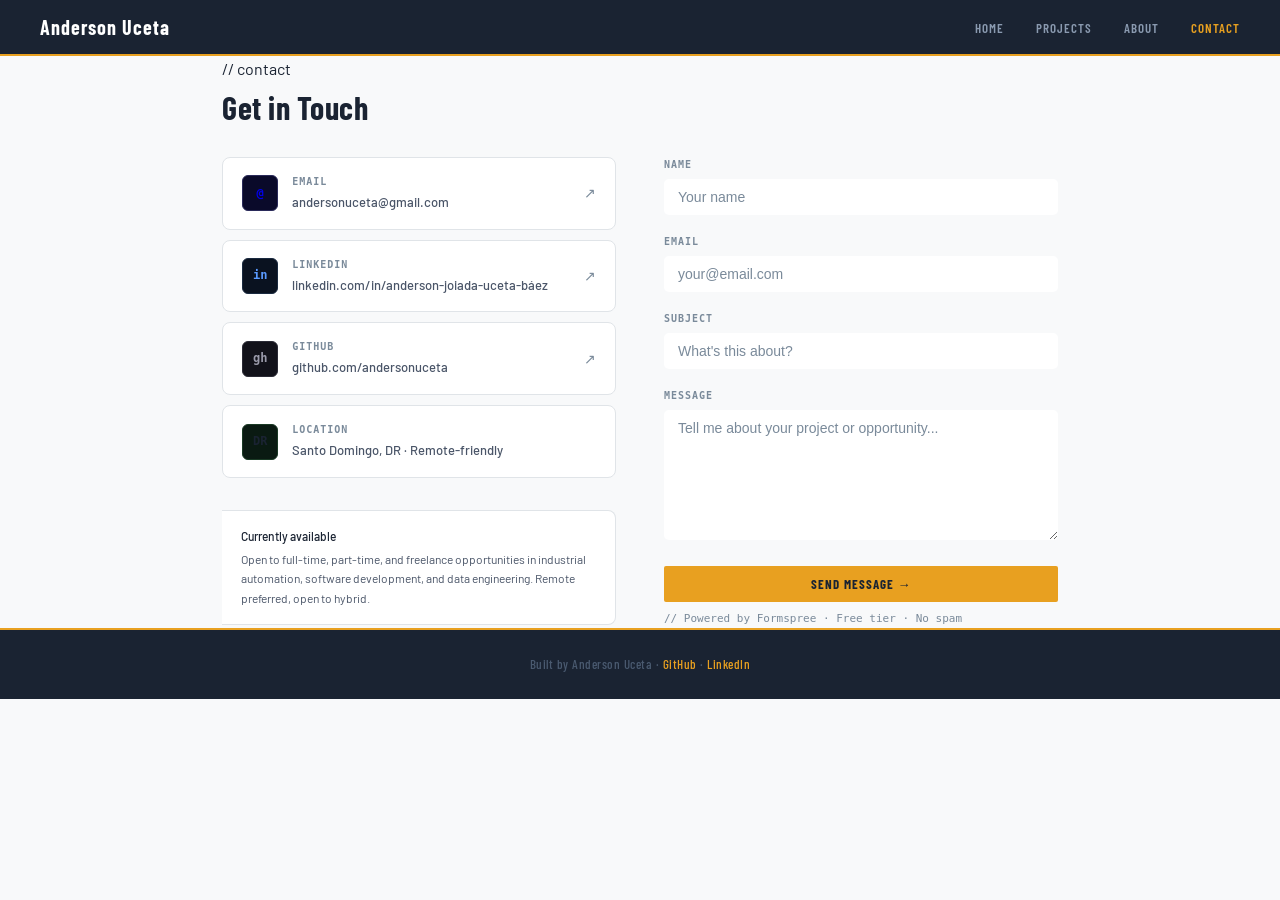
<file: contact.html>
<!DOCTYPE html>
<html lang="en">
<head>
  <meta charset="UTF-8">
  <meta name="viewport" content="width=device-width, initial-scale=1.0">
  <title>Contact · Anderson Uceta</title>
  <meta name="description" content="Get in touch with Anderson Uceta — Automation & Software Engineer.">
  <link rel="stylesheet" href="css/style.css">
  <style>
    .contact-grid {
      display: grid;
      grid-template-columns: 1fr 1fr;
      gap: 3rem;
      align-items: start;
    }

    .contact-links { display: flex; flex-direction: column; gap: 10px; margin-bottom: 2rem; }

    .contact-link {
      display: flex;
      align-items: center;
      gap: 14px;
      background: var(--bg-card);
      border: 0.5px solid var(--border);
      border-radius: 8px;
      padding: 1rem 1.2rem;
      text-decoration: none;
      transition: border-color 0.2s, background 0.2s;
    }

    .contact-link:hover { border-color: var(--blue-dark); background: var(--bg-card2); }

    .cl-icon {
      width: 36px; height: 36px;
      border-radius: 6px;
      display: flex; align-items: center; justify-content: center;
      font-family: 'JetBrains Mono', monospace;
      font-size: 12px;
      flex-shrink: 0;
    }

    .cl-email  { background: #0a0a2a; border: 0.5px solid #2a2a5a; color: var(--blue); }
    .cl-li     { background: #0a1220; border: 0.5px solid #1a2a40; color: #5a9aff; }
    .cl-gh     { background: #12121a; border: 0.5px solid #2a2a35; color: #9a9aaa; }
    .cl-loc    { background: #0a1a12; border: 0.5px solid #1a3a25; color: var(--green); }

    .cl-body { flex: 1; }
    .cl-label { font-size: 10px; color: var(--text-dim); letter-spacing: 1px; text-transform: uppercase; margin-bottom: 2px; font-family: 'JetBrains Mono', monospace; }
    .cl-value { font-size: 13px; color: var(--text-muted); }

    .cl-arrow { font-size: 14px; color: var(--text-dim); }

    /* Form */
    .form-group { margin-bottom: 1.2rem; }

    label {
      display: block;
      font-family: 'JetBrains Mono', monospace;
      font-size: 10px;
      color: var(--text-dim);
      letter-spacing: 1px;
      text-transform: uppercase;
      margin-bottom: 6px;
    }

    input, textarea {
      width: 100%;
      background: var(--bg-card);
      border: 0.5px solid var(--border2);
      border-radius: 5px;
      padding: 10px 14px;
      font-family: 'Inter', sans-serif;
      font-size: 14px;
      color: var(--text);
      outline: none;
      transition: border-color 0.15s;
    }

    input::placeholder, textarea::placeholder { color: var(--text-dim); }
    input:focus, textarea:focus { border-color: var(--blue); }

    textarea { resize: vertical; min-height: 130px; }

    .form-note {
      font-size: 11px;
      color: var(--text-dim);
      margin-top: 8px;
      font-family: 'JetBrains Mono', monospace;
    }

    .availability {
      background: var(--bg-card);
      border: 0.5px solid var(--border);
      border-left: 3px solid var(--green);
      border-radius: 0 8px 8px 0;
      padding: 1rem 1.2rem;
      margin-top: 1.5rem;
    }

    .av-title { font-size: 12px; font-weight: 500; color: var(--text); margin-bottom: 4px; }
    .av-desc  { font-size: 12px; color: var(--text-muted); line-height: 1.6; }

    @media (max-width: 640px) {
      .contact-grid { grid-template-columns: 1fr; gap: 2rem; }
    }
  </style>
</head>
<body>

  <nav>
    <a href="index.html" class="nav-logo">Anderson Uceta</a>
    <ul class="nav-links" id="navLinks">
      <li><a href="index.html">Home</a></li>
      <li><a href="projects.html">Projects</a></li>
      <li><a href="about.html">About</a></li>
      <li><a href="contact.html" class="active">Contact</a></li>
    </ul>
    <div class="nav-toggle" onclick="toggleNav()">
      <span></span><span></span><span></span>
    </div>
  </nav>

  <div class="page">
    <section class="section">
      <div class="container">
        <div class="eyebrow">// contact</div>
        <h1 class="section-title">Get in Touch</h1>

        <div class="contact-grid">

          <!-- Left: links -->
          <div>
            <div class="contact-links">
              <a class="contact-link" href="mailto:andersonuceta@gmail.com">
                <div class="cl-icon cl-email">@</div>
                <div class="cl-body">
                  <div class="cl-label">Email</div>
                  <div class="cl-value">andersonuceta@gmail.com</div>
                </div>
                <div class="cl-arrow">↗</div>
              </a>

              <a class="contact-link" href="https://www.linkedin.com/in/anderson-joiada-uceta-b%C3%A1ez-691041145/" target="_blank">
                <div class="cl-icon cl-li">in</div>
                <div class="cl-body">
                  <div class="cl-label">LinkedIn</div>
                  <div class="cl-value">linkedin.com/in/anderson-joiada-uceta-báez</div>
                </div>
                <div class="cl-arrow">↗</div>
              </a>

              <a class="contact-link" href="https://github.com/andersonuceta" target="_blank">
                <div class="cl-icon cl-gh">gh</div>
                <div class="cl-body">
                  <div class="cl-label">GitHub</div>
                  <div class="cl-value">github.com/andersonuceta</div>
                </div>
                <div class="cl-arrow">↗</div>
              </a>

              <div class="contact-link" style="cursor:default">
                <div class="cl-icon cl-loc">DR</div>
                <div class="cl-body">
                  <div class="cl-label">Location</div>
                  <div class="cl-value">Santo Domingo, DR · Remote-friendly</div>
                </div>
              </div>
            </div>

            <div class="availability">
              <div class="av-title">Currently available</div>
              <div class="av-desc">Open to full-time, part-time, and freelance opportunities in industrial automation, software development, and data engineering. Remote preferred, open to hybrid.</div>
            </div>
          </div>

          <!-- Right: form -->
          <div>
            <form action="https://formspree.io/f/YOUR_FORM_ID" method="POST">
              <div class="form-group">
                <label for="name">Name</label>
                <input type="text" id="name" name="name" placeholder="Your name" required>
              </div>
              <div class="form-group">
                <label for="email">Email</label>
                <input type="email" id="email" name="email" placeholder="your@email.com" required>
              </div>
              <div class="form-group">
                <label for="subject">Subject</label>
                <input type="text" id="subject" name="subject" placeholder="What's this about?">
              </div>
              <div class="form-group">
                <label for="message">Message</label>
                <textarea id="message" name="message" placeholder="Tell me about your project or opportunity..." required></textarea>
              </div>
              <button type="submit" class="btn btn-primary" style="width:100%;justify-content:center;">Send Message →</button>
              <div class="form-note">// Powered by Formspree · Free tier · No spam</div>
            </form>
          </div>

        </div>
      </div>
    </section>
  </div>

  <footer>
    <p>Built by Anderson Uceta · <a href="https://github.com/andersonuceta" target="_blank">GitHub</a> · <a href="https://www.linkedin.com/in/anderson-joiada-uceta-b%C3%A1ez-691041145/" target="_blank">LinkedIn</a></p>
  </footer>

  <script>
    function toggleNav() {
      document.getElementById('navLinks').classList.toggle('open');
    }
  </script>
</body>
</html>
</file>
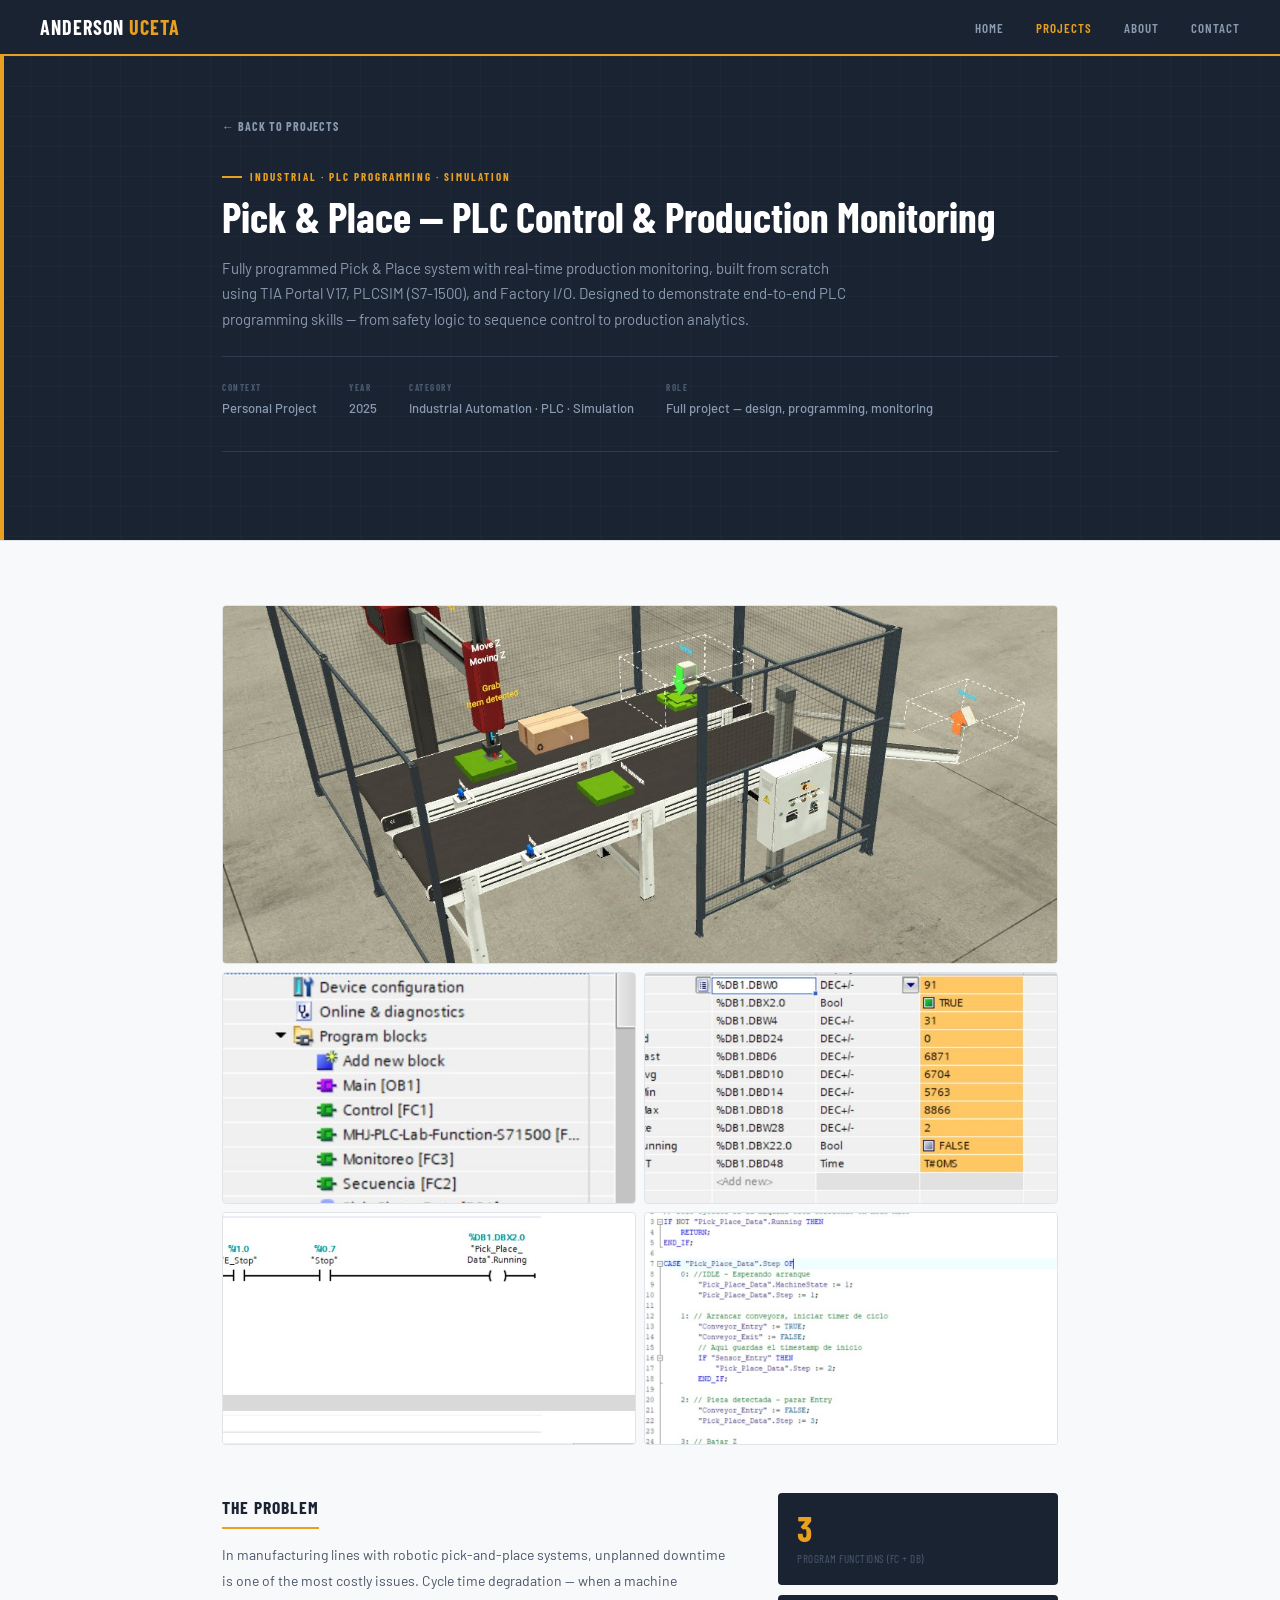
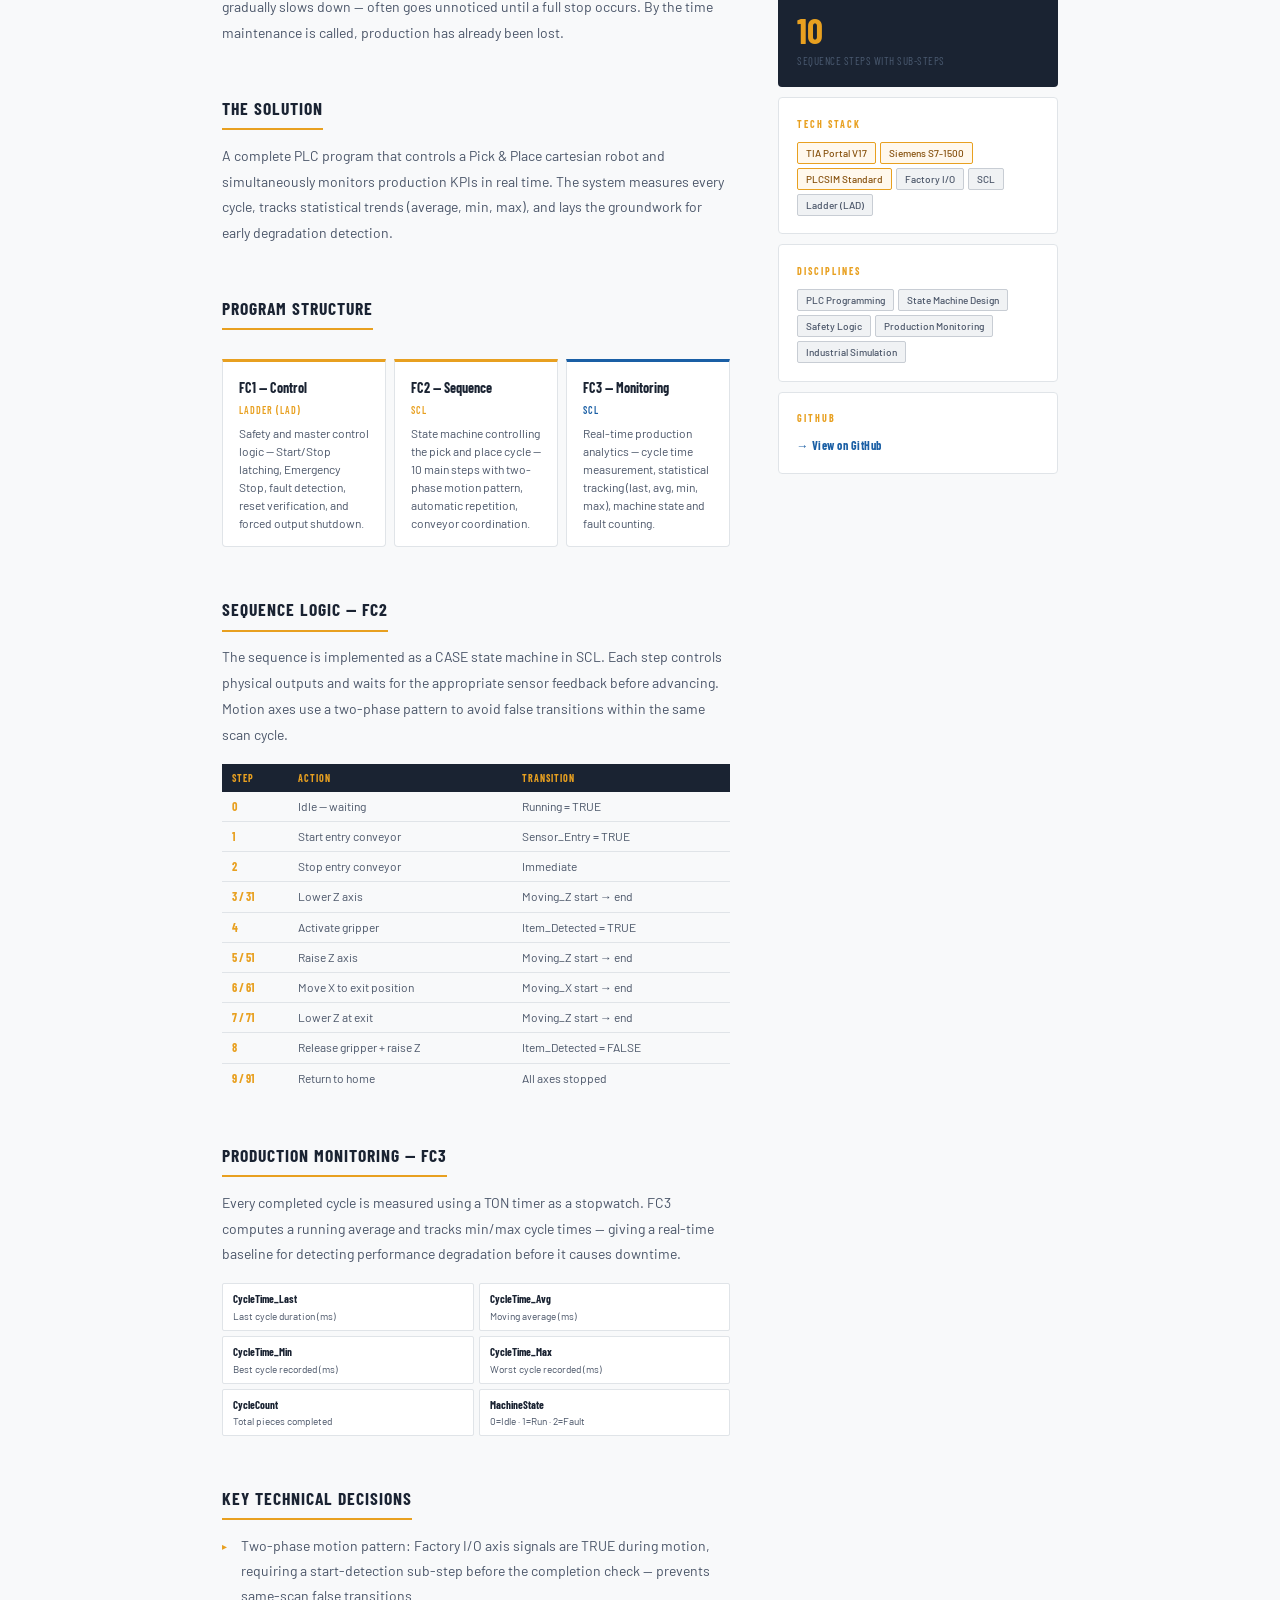
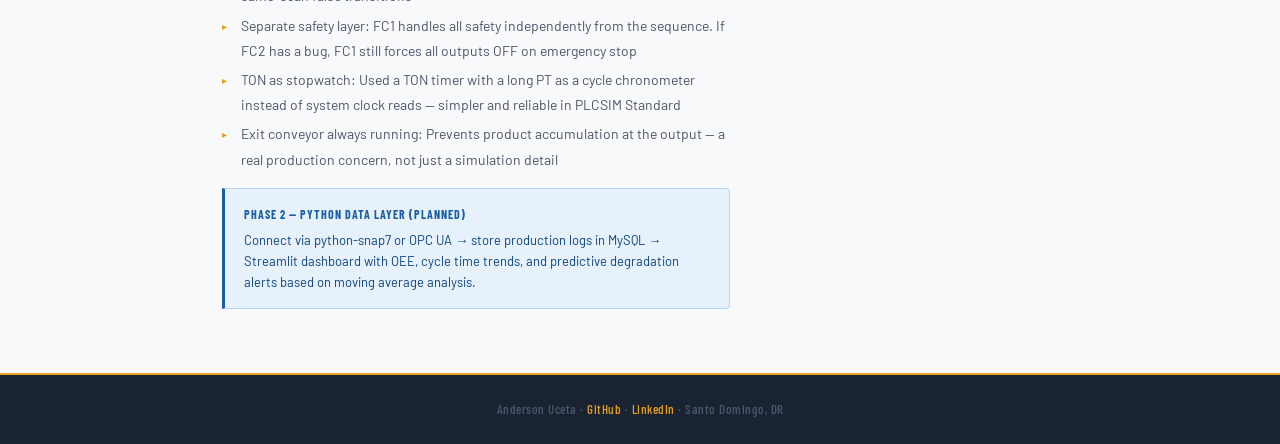
<file: project-pick-place.html>
<!DOCTYPE html>
<html lang="en">
<head>
  <meta charset="UTF-8">
  <meta name="viewport" content="width=device-width, initial-scale=1.0">
  <title>Pick & Place PLC Control · Anderson Uceta</title>
  <link rel="stylesheet" href="css/style.css">
  <style>
    .page-hero { background: var(--navy); padding: 3.5rem 0 2.5rem; position: relative; overflow: hidden; }
    .page-hero::before { content:''; position:absolute; inset:0; background-image:linear-gradient(#ffffff05 1px,transparent 1px),linear-gradient(90deg,#ffffff05 1px,transparent 1px); background-size:30px 30px; }
    .accent-bar { position:absolute; left:0; top:0; bottom:0; width:4px; background:var(--amber); }
    .page-hero-inner { position:relative; z-index:1; }
    .content-grid { display: grid; grid-template-columns: 1fr 280px; gap: 3rem; align-items: start; }
    .sidebar { position: sticky; top: calc(var(--nav-h) + 2rem); }

    .arch-block {
      background: var(--bg-card);
      border: 1px solid var(--border);
      border-radius: 4px;
      padding: 1rem 1.2rem;
      margin: 1rem 0;
      font-family: 'Barlow Condensed', sans-serif;
    }

    .fc-grid { display: grid; grid-template-columns: repeat(3, 1fr); gap: 8px; margin: 1rem 0; }
    .fc-card {
      background: var(--bg-card);
      border: 1px solid var(--border);
      border-top: 3px solid var(--amber);
      border-radius: 0 0 4px 4px;
      padding: 0.9rem 1rem;
    }
    .fc-card.blue { border-top-color: var(--blue-eng); }
    .fc-name { font-family: 'Barlow Condensed', sans-serif; font-size: 14px; font-weight: 700; color: var(--navy); margin-bottom: 3px; }
    .fc-lang { font-family: 'Barlow Condensed', sans-serif; font-size: 10px; font-weight: 600; color: var(--amber); letter-spacing: 1px; text-transform: uppercase; margin-bottom: 6px; }
    .fc-card.blue .fc-lang { color: var(--blue-eng); }
    .fc-desc { font-size: 12px; color: var(--text-muted); line-height: 1.5; }

    .step-table { width: 100%; border-collapse: collapse; margin: 1rem 0; font-size: 12px; }
    .step-table th { background: var(--navy); color: var(--amber); font-family: 'Barlow Condensed', sans-serif; font-size: 10px; letter-spacing: 1px; text-transform: uppercase; padding: 6px 10px; text-align: left; }
    .step-table td { padding: 5px 10px; border-bottom: 1px solid var(--border); color: var(--text-muted); vertical-align: top; }
    .step-table tr:last-child td { border-bottom: none; }
    .step-table td:first-child { font-family: 'Barlow Condensed', sans-serif; font-weight: 700; color: var(--amber); white-space: nowrap; }

    .db-grid { display: grid; grid-template-columns: 1fr 1fr; gap: 5px; margin: 1rem 0; }
    .db-item { background: var(--bg-card); border: 1px solid var(--border); border-radius: 2px; padding: 6px 10px; }
    .db-var { font-family: 'Barlow Condensed', sans-serif; font-size: 11px; font-weight: 700; color: var(--navy); }
    .db-desc { font-size: 10px; color: var(--text-muted); }

    .future-card {
      background: var(--blue-light);
      border: 1px solid #b5d4f4;
      border-left: 3px solid var(--blue-eng);
      border-radius: 0 4px 4px 0;
      padding: 1rem 1.2rem;
      margin-top: 1rem;
    }
    .future-title { font-family: 'Barlow Condensed', sans-serif; font-size: 12px; font-weight: 700; color: var(--blue-eng); letter-spacing: 1px; text-transform: uppercase; margin-bottom: 6px; }
    .future-desc { font-size: 13px; color: #0c447c; line-height: 1.6; }

    @media (max-width: 768px) { .content-grid { grid-template-columns: 1fr; } .sidebar { position: static; } .fc-grid { grid-template-columns: 1fr; } .gallery img:first-child { aspect-ratio: 16/9; } }
  </style>
</head>
<body>
  <nav>
    <a href="index.html" class="nav-logo">ANDERSON <span>UCETA</span></a>
    <ul class="nav-links" id="navLinks">
      <li><a href="index.html">Home</a></li>
      <li><a href="projects.html" class="active">Projects</a></li>
      <li><a href="about.html">About</a></li>
      <li><a href="contact.html">Contact</a></li>
    </ul>
    <div class="nav-toggle" onclick="toggleNav()"><span></span><span></span><span></span></div>
  </nav>

  <div class="page">
    <section class="page-hero">
      <div class="accent-bar"></div>
      <div class="container page-hero-inner">
        <a class="back-link" href="projects.html" style="color:var(--steel)">← Back to projects</a>
        <div class="proj-header" style="border-bottom-color:var(--navy-dim)">
          <div class="proj-category" style="color:var(--amber)"><div class="cat-bar"></div>Industrial · PLC Programming · Simulation</div>
          <h1 class="proj-title" style="color:#fff">Pick &amp; Place — PLC Control &amp; Production Monitoring</h1>
          <p class="proj-subtitle" style="color:var(--steel)">Fully programmed Pick &amp; Place system with real-time production monitoring, built from scratch using TIA Portal V17, PLCSIM (S7-1500), and Factory I/O. Designed to demonstrate end-to-end PLC programming skills — from safety logic to sequence control to production analytics.</p>
          <div class="meta-row" style="border-top-color:var(--navy-dim)">
            <div><div class="meta-label" style="color:var(--steel-dark)">Context</div><div class="meta-value" style="color:var(--steel)">Personal Project</div></div>
            <div><div class="meta-label" style="color:var(--steel-dark)">Year</div><div class="meta-value" style="color:var(--steel)">2025</div></div>
            <div><div class="meta-label" style="color:var(--steel-dark)">Category</div><div class="meta-value" style="color:var(--steel)">Industrial Automation · PLC · Simulation</div></div>
            <div><div class="meta-label" style="color:var(--steel-dark)">Role</div><div class="meta-value" style="color:var(--steel)">Full project — design, programming, monitoring</div></div>
          </div>
        </div>
      </div>
    </section>

    <section class="light-section">
      <div class="container">
        <div class="gallery">
          <img src="assets/projects/pick-place/img1.png" alt="Factory I/O simulation scene">
          <img src="assets/projects/pick-place/img2.png" alt="TIA Portal program blocks">
          <img src="assets/projects/pick-place/img3.png" alt="Watch table — live DB1 values">
          <img src="assets/projects/pick-place/img4.png" alt="FC1 — Ladder safety logic">
          <img src="assets/projects/pick-place/img5.png" alt="FC2 — SCL sequence state machine">
        </div>

        <div class="content-grid">
          <div class="prose">

            <h2>The Problem</h2>
            <p>In manufacturing lines with robotic pick-and-place systems, unplanned downtime is one of the most costly issues. Cycle time degradation — when a machine gradually slows down — often goes unnoticed until a full stop occurs. By the time maintenance is called, production has already been lost.</p>

            <h2>The Solution</h2>
            <p>A complete PLC program that controls a Pick &amp; Place cartesian robot and simultaneously monitors production KPIs in real time. The system measures every cycle, tracks statistical trends (average, min, max), and lays the groundwork for early degradation detection.</p>

            <h2>Program Structure</h2>
            <div class="fc-grid">
              <div class="fc-card">
                <div class="fc-name">FC1 — Control</div>
                <div class="fc-lang">Ladder (LAD)</div>
                <div class="fc-desc">Safety and master control logic — Start/Stop latching, Emergency Stop, fault detection, reset verification, and forced output shutdown.</div>
              </div>
              <div class="fc-card">
                <div class="fc-name">FC2 — Sequence</div>
                <div class="fc-lang">SCL</div>
                <div class="fc-desc">State machine controlling the pick and place cycle — 10 main steps with two-phase motion pattern, automatic repetition, conveyor coordination.</div>
              </div>
              <div class="fc-card blue">
                <div class="fc-name">FC3 — Monitoring</div>
                <div class="fc-lang blue" style="color:var(--blue-eng)">SCL</div>
                <div class="fc-desc">Real-time production analytics — cycle time measurement, statistical tracking (last, avg, min, max), machine state and fault counting.</div>
              </div>
            </div>

            <h2>Sequence Logic — FC2</h2>
            <p>The sequence is implemented as a CASE state machine in SCL. Each step controls physical outputs and waits for the appropriate sensor feedback before advancing. Motion axes use a two-phase pattern to avoid false transitions within the same scan cycle.</p>

            <table class="step-table">
              <thead><tr><th>Step</th><th>Action</th><th>Transition</th></tr></thead>
              <tbody>
                <tr><td>0</td><td>Idle — waiting</td><td>Running = TRUE</td></tr>
                <tr><td>1</td><td>Start entry conveyor</td><td>Sensor_Entry = TRUE</td></tr>
                <tr><td>2</td><td>Stop entry conveyor</td><td>Immediate</td></tr>
                <tr><td>3 / 31</td><td>Lower Z axis</td><td>Moving_Z start → end</td></tr>
                <tr><td>4</td><td>Activate gripper</td><td>Item_Detected = TRUE</td></tr>
                <tr><td>5 / 51</td><td>Raise Z axis</td><td>Moving_Z start → end</td></tr>
                <tr><td>6 / 61</td><td>Move X to exit position</td><td>Moving_X start → end</td></tr>
                <tr><td>7 / 71</td><td>Lower Z at exit</td><td>Moving_Z start → end</td></tr>
                <tr><td>8</td><td>Release gripper + raise Z</td><td>Item_Detected = FALSE</td></tr>
                <tr><td>9 / 91</td><td>Return to home</td><td>All axes stopped</td></tr>
              </tbody>
            </table>

            <h2>Production Monitoring — FC3</h2>
            <p>Every completed cycle is measured using a TON timer as a stopwatch. FC3 computes a running average and tracks min/max cycle times — giving a real-time baseline for detecting performance degradation before it causes downtime.</p>

            <div class="db-grid">
              <div class="db-item"><div class="db-var">CycleTime_Last</div><div class="db-desc">Last cycle duration (ms)</div></div>
              <div class="db-item"><div class="db-var">CycleTime_Avg</div><div class="db-desc">Moving average (ms)</div></div>
              <div class="db-item"><div class="db-var">CycleTime_Min</div><div class="db-desc">Best cycle recorded (ms)</div></div>
              <div class="db-item"><div class="db-var">CycleTime_Max</div><div class="db-desc">Worst cycle recorded (ms)</div></div>
              <div class="db-item"><div class="db-var">CycleCount</div><div class="db-desc">Total pieces completed</div></div>
              <div class="db-item"><div class="db-var">MachineState</div><div class="db-desc">0=Idle · 1=Run · 2=Fault</div></div>
            </div>

            <h2>Key Technical Decisions</h2>
            <ul>
              <li>Two-phase motion pattern: Factory I/O axis signals are TRUE during motion, requiring a start-detection sub-step before the completion check — prevents same-scan false transitions</li>
              <li>Separate safety layer: FC1 handles all safety independently from the sequence. If FC2 has a bug, FC1 still forces all outputs OFF on emergency stop</li>
              <li>TON as stopwatch: Used a TON timer with a long PT as a cycle chronometer instead of system clock reads — simpler and reliable in PLCSIM Standard</li>
              <li>Exit conveyor always running: Prevents product accumulation at the output — a real production concern, not just a simulation detail</li>
            </ul>

            <div class="future-card">
              <div class="future-title">Phase 2 — Python Data Layer (planned)</div>
              <div class="future-desc">Connect via python-snap7 or OPC UA → store production logs in MySQL → Streamlit dashboard with OEE, cycle time trends, and predictive degradation alerts based on moving average analysis.</div>
            </div>

          </div>

          <div class="sidebar">
            <div class="highlight-box">
              <div class="highlight-num">3</div>
              <div class="highlight-label">Program functions (FC + DB)</div>
            </div>
            <div class="highlight-box">
              <div class="highlight-num">10</div>
              <div class="highlight-label">Sequence steps with sub-steps</div>
            </div>
            <div class="sidebar-card">
              <div class="sidebar-title">Tech Stack</div>
              <div class="tags">
                <span class="tag tag-amber">TIA Portal V17</span>
                <span class="tag tag-amber">Siemens S7-1500</span>
                <span class="tag tag-amber">PLCSIM Standard</span>
                <span class="tag">Factory I/O</span>
                <span class="tag">SCL</span>
                <span class="tag">Ladder (LAD)</span>
              </div>
            </div>
            <div class="sidebar-card">
              <div class="sidebar-title">Disciplines</div>
              <div class="tags">
                <span class="tag">PLC Programming</span>
                <span class="tag">State Machine Design</span>
                <span class="tag">Safety Logic</span>
                <span class="tag">Production Monitoring</span>
                <span class="tag">Industrial Simulation</span>
              </div>
            </div>
            <div class="sidebar-card">
              <div class="sidebar-title">GitHub</div>
              <a href="https://github.com/andersonuz" target="_blank" style="display:flex;align-items:center;gap:8px;text-decoration:none;margin-top:4px">
                <span style="font-family:'Barlow Condensed',sans-serif;font-size:12px;font-weight:700;color:var(--blue-eng);letter-spacing:0.5px">→ View on GitHub</span>
              </a>
            </div>
          </div>
        </div>
      </div>
    </section>
  </div>

  <footer>
    <p>Anderson Uceta · <a href="https://github.com/andersonuz" target="_blank">GitHub</a> · <a href="https://www.linkedin.com/in/anderson-joiada-uceta-b%C3%A1ez-691041145/" target="_blank">LinkedIn</a> · Santo Domingo, DR</p>
  </footer>
  <script>function toggleNav(){document.getElementById('navLinks').classList.toggle('open');}</script>
</body>
</html>
</file>
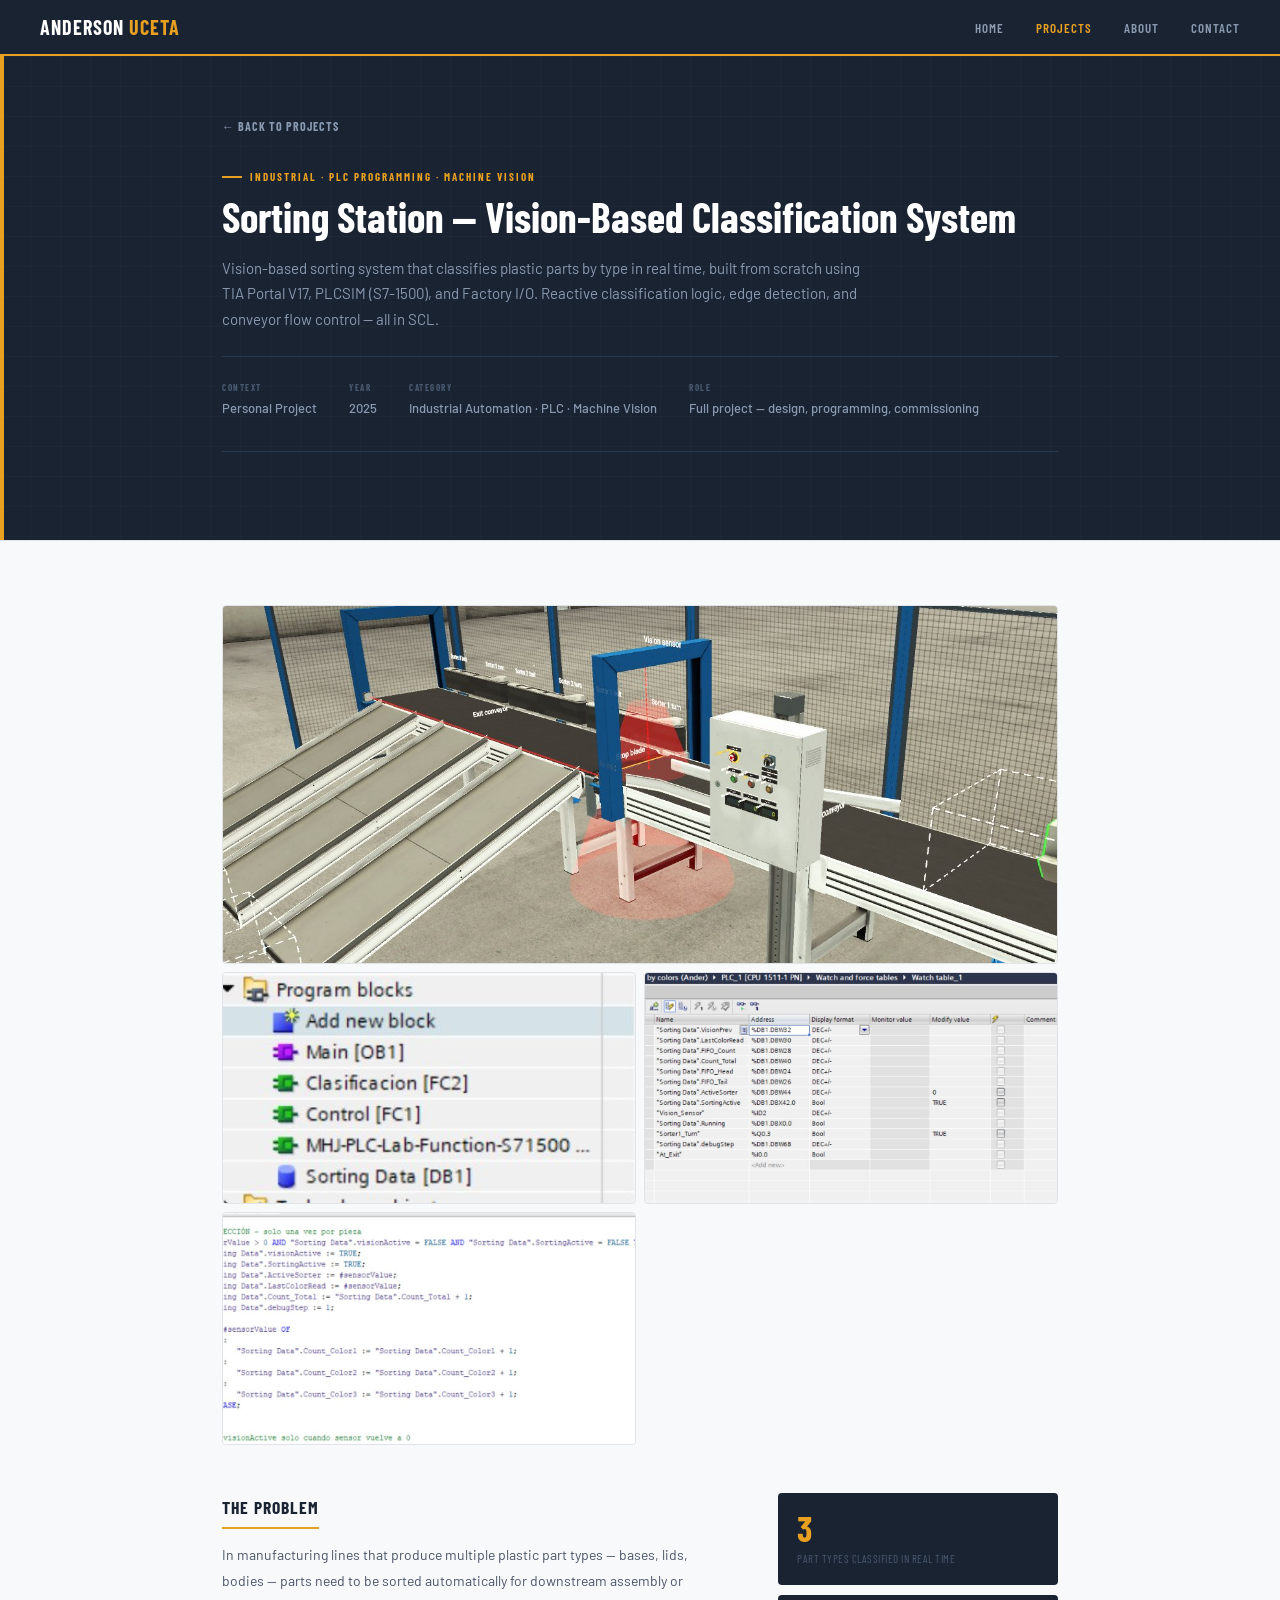
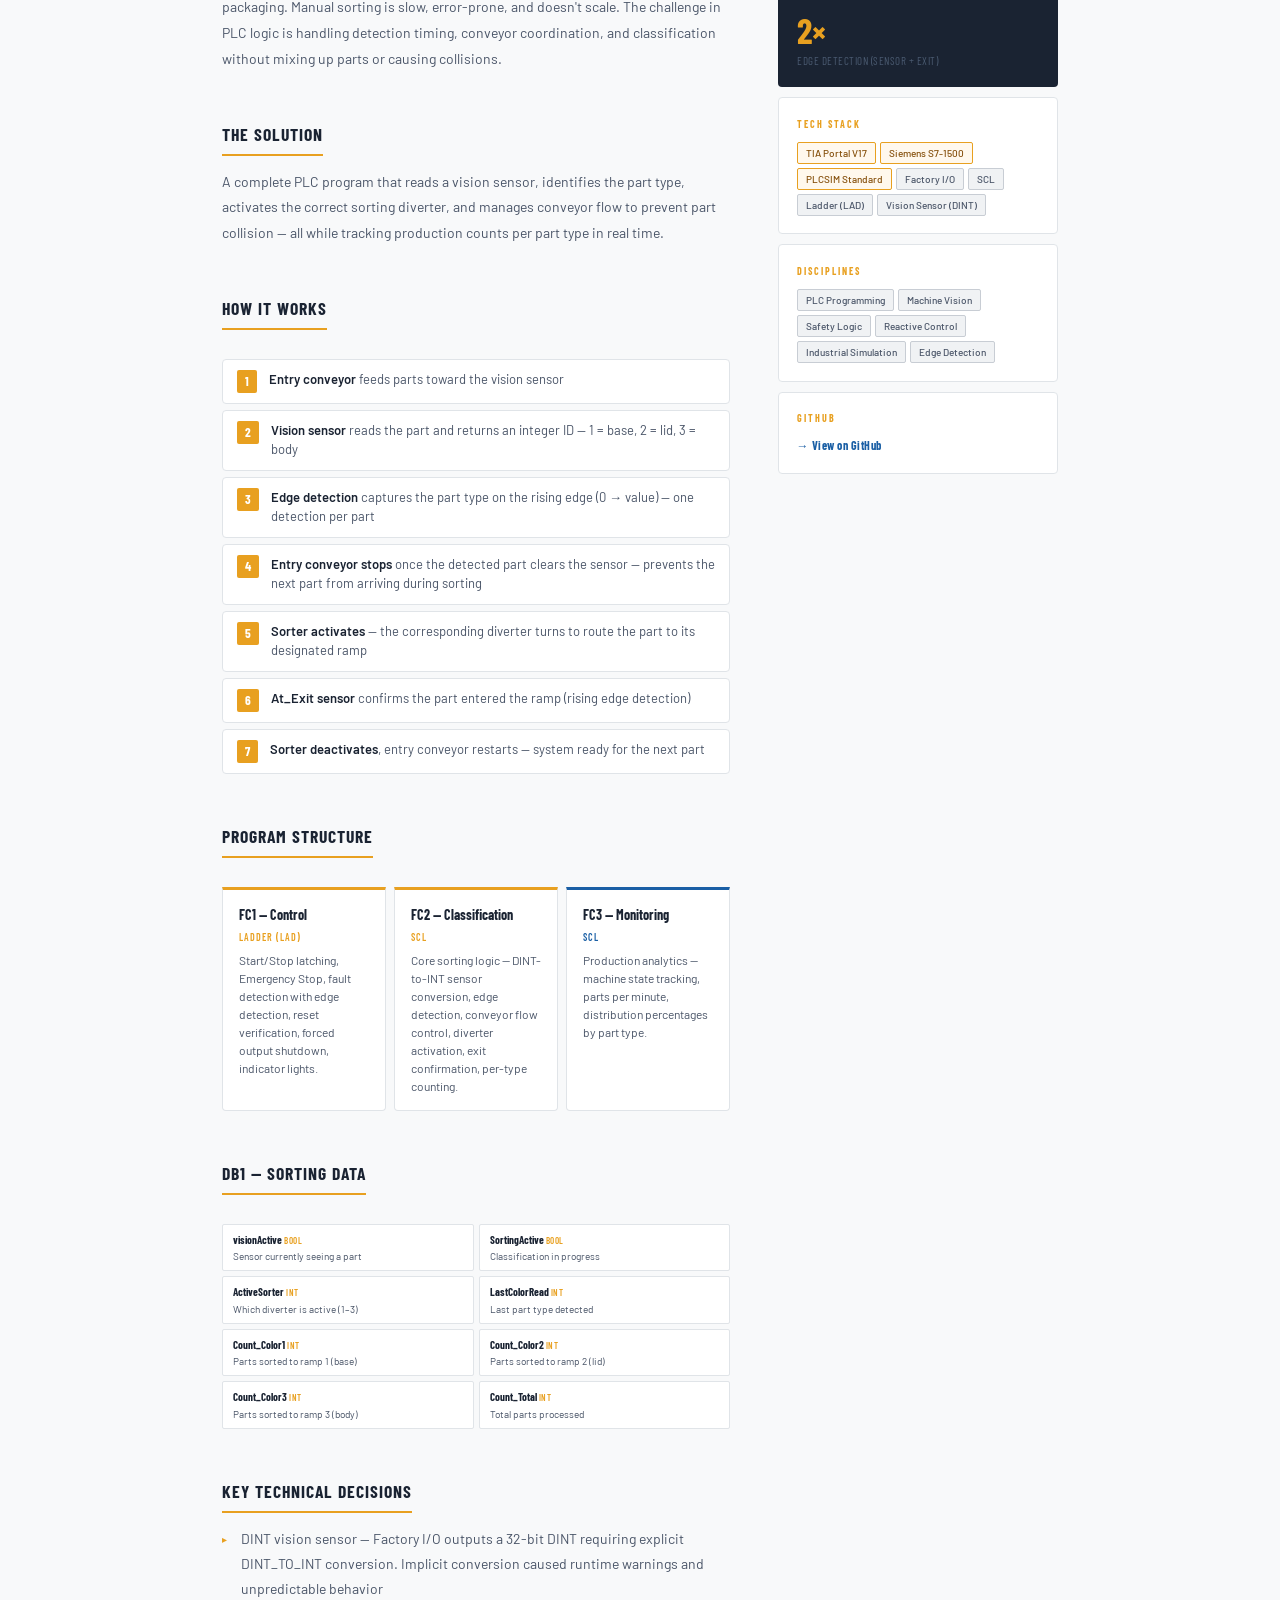
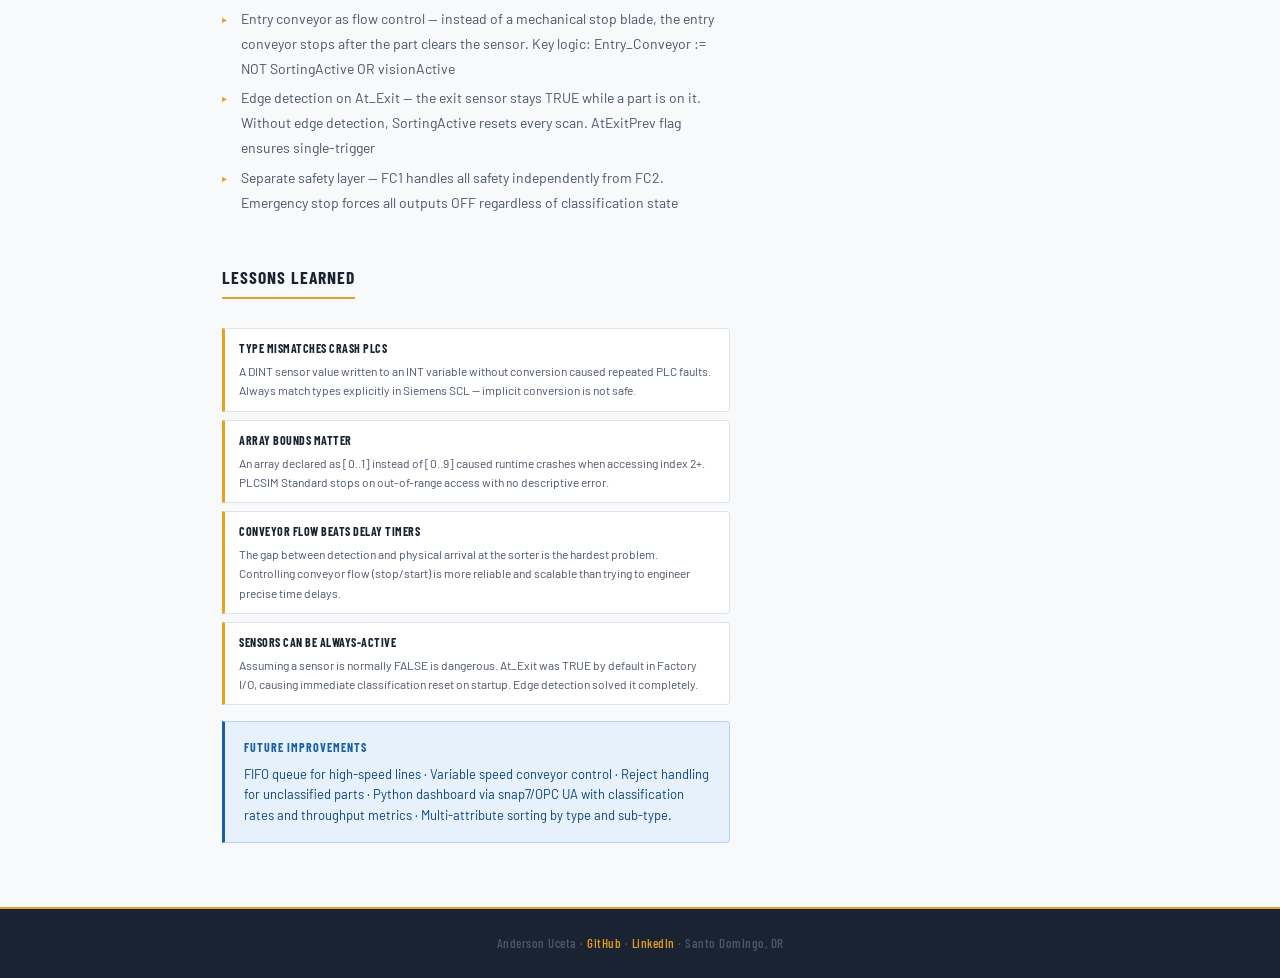
<file: project-sorting-station.html>
<!DOCTYPE html>
<html lang="en">
<head>
  <meta charset="UTF-8">
  <meta name="viewport" content="width=device-width, initial-scale=1.0">
  <title>Sorting Station · Anderson Uceta</title>
  <link rel="stylesheet" href="css/style.css">
  <style>
    .page-hero { background: var(--navy); padding: 3.5rem 0 2.5rem; position: relative; overflow: hidden; }
    .page-hero::before { content:''; position:absolute; inset:0; background-image:linear-gradient(#ffffff05 1px,transparent 1px),linear-gradient(90deg,#ffffff05 1px,transparent 1px); background-size:30px 30px; }
    .accent-bar { position:absolute; left:0; top:0; bottom:0; width:4px; background:var(--amber); }
    .page-hero-inner { position:relative; z-index:1; }
    .content-grid { display: grid; grid-template-columns: 1fr 280px; gap: 3rem; align-items: start; }
    .sidebar { position: sticky; top: calc(var(--nav-h) + 2rem); }

    .fc-grid { display: grid; grid-template-columns: repeat(3, 1fr); gap: 8px; margin: 1rem 0; }
    .fc-card { background: var(--bg-card); border: 1px solid var(--border); border-top: 3px solid var(--amber); border-radius: 0 0 4px 4px; padding: 0.9rem 1rem; }
    .fc-card.blue { border-top-color: var(--blue-eng); }
    .fc-name { font-family: 'Barlow Condensed', sans-serif; font-size: 14px; font-weight: 700; color: var(--navy); margin-bottom: 3px; }
    .fc-lang { font-family: 'Barlow Condensed', sans-serif; font-size: 10px; font-weight: 600; color: var(--amber); letter-spacing: 1px; text-transform: uppercase; margin-bottom: 6px; }
    .fc-card.blue .fc-lang { color: var(--blue-eng); }
    .fc-desc { font-size: 12px; color: var(--text-muted); line-height: 1.5; }

    .flow-steps { display: flex; flex-direction: column; gap: 6px; margin: 1rem 0; }
    .flow-step { display: flex; align-items: flex-start; gap: 12px; background: var(--bg-card); border: 1px solid var(--border); border-radius: 4px; padding: 10px 14px; }
    .flow-num { font-family: 'Barlow Condensed', sans-serif; font-size: 13px; font-weight: 700; color: #fff; background: var(--amber); border-radius: 2px; padding: 1px 8px; flex-shrink: 0; line-height: 1.6; }
    .flow-text { font-size: 13px; color: var(--text-muted); line-height: 1.5; }
    .flow-text strong { color: var(--navy); font-weight: 600; }

    .db-grid { display: grid; grid-template-columns: 1fr 1fr; gap: 5px; margin: 1rem 0; }
    .db-item { background: var(--bg-card); border: 1px solid var(--border); border-radius: 2px; padding: 6px 10px; }
    .db-var { font-family: 'Barlow Condensed', sans-serif; font-size: 11px; font-weight: 700; color: var(--navy); }
    .db-type { font-family: 'Barlow Condensed', sans-serif; font-size: 9px; color: var(--amber); font-weight: 600; letter-spacing: 0.5px; }
    .db-desc { font-size: 10px; color: var(--text-muted); }

    .lessons-list { display: flex; flex-direction: column; gap: 8px; margin: 1rem 0; }
    .lesson-item { background: var(--bg-card); border: 1px solid var(--border); border-left: 3px solid var(--amber); border-radius: 0 4px 4px 0; padding: 10px 14px; }
    .lesson-title { font-family: 'Barlow Condensed', sans-serif; font-size: 12px; font-weight: 700; color: var(--navy); letter-spacing: 0.5px; text-transform: uppercase; margin-bottom: 4px; }
    .lesson-desc { font-size: 12px; color: var(--text-muted); line-height: 1.6; }

    .future-card { background: var(--blue-light); border: 1px solid #b5d4f4; border-left: 3px solid var(--blue-eng); border-radius: 0 4px 4px 0; padding: 1rem 1.2rem; margin-top: 1rem; }
    .future-title { font-family: 'Barlow Condensed', sans-serif; font-size: 12px; font-weight: 700; color: var(--blue-eng); letter-spacing: 1px; text-transform: uppercase; margin-bottom: 6px; }
    .future-desc { font-size: 13px; color: #0c447c; line-height: 1.6; }

    @media (max-width: 768px) { .content-grid { grid-template-columns: 1fr; } .sidebar { position: static; } .fc-grid { grid-template-columns: 1fr; } .gallery img:first-child { aspect-ratio: 16/9; } }
  </style>
</head>
<body>
  <nav>
    <a href="index.html" class="nav-logo">ANDERSON <span>UCETA</span></a>
    <ul class="nav-links" id="navLinks">
      <li><a href="index.html">Home</a></li>
      <li><a href="projects.html" class="active">Projects</a></li>
      <li><a href="about.html">About</a></li>
      <li><a href="contact.html">Contact</a></li>
    </ul>
    <div class="nav-toggle" onclick="toggleNav()"><span></span><span></span><span></span></div>
  </nav>

  <div class="page">
    <section class="page-hero">
      <div class="accent-bar"></div>
      <div class="container page-hero-inner">
        <a class="back-link" href="projects.html" style="color:var(--steel)">← Back to projects</a>
        <div class="proj-header" style="border-bottom-color:var(--navy-dim)">
          <div class="proj-category" style="color:var(--amber)"><div class="cat-bar"></div>Industrial · PLC Programming · Machine Vision</div>
          <h1 class="proj-title" style="color:#fff">Sorting Station — Vision-Based Classification System</h1>
          <p class="proj-subtitle" style="color:var(--steel)">Vision-based sorting system that classifies plastic parts by type in real time, built from scratch using TIA Portal V17, PLCSIM (S7-1500), and Factory I/O. Reactive classification logic, edge detection, and conveyor flow control — all in SCL.</p>
          <div class="meta-row" style="border-top-color:var(--navy-dim)">
            <div><div class="meta-label" style="color:var(--steel-dark)">Context</div><div class="meta-value" style="color:var(--steel)">Personal Project</div></div>
            <div><div class="meta-label" style="color:var(--steel-dark)">Year</div><div class="meta-value" style="color:var(--steel)">2025</div></div>
            <div><div class="meta-label" style="color:var(--steel-dark)">Category</div><div class="meta-value" style="color:var(--steel)">Industrial Automation · PLC · Machine Vision</div></div>
            <div><div class="meta-label" style="color:var(--steel-dark)">Role</div><div class="meta-value" style="color:var(--steel)">Full project — design, programming, commissioning</div></div>
          </div>
        </div>
      </div>
    </section>

    <section class="light-section">
      <div class="container">
        <div class="gallery">
          <img src="assets/projects/sorting-station/img1.png" alt="Factory I/O sorting scene — vision sensor and diverters">
          <img src="assets/projects/sorting-station/img2.png" alt="TIA Portal program blocks">
          <img src="assets/projects/sorting-station/img3.png" alt="Watch table — live DB1 values during run">
          <img src="assets/projects/sorting-station/img4.png" alt="FC2 — SCL classification logic">
        </div>

        <div class="content-grid">
          <div class="prose">

            <h2>The Problem</h2>
            <p>In manufacturing lines that produce multiple plastic part types — bases, lids, bodies — parts need to be sorted automatically for downstream assembly or packaging. Manual sorting is slow, error-prone, and doesn't scale. The challenge in PLC logic is handling detection timing, conveyor coordination, and classification without mixing up parts or causing collisions.</p>

            <h2>The Solution</h2>
            <p>A complete PLC program that reads a vision sensor, identifies the part type, activates the correct sorting diverter, and manages conveyor flow to prevent part collision — all while tracking production counts per part type in real time.</p>

            <h2>How It Works</h2>
            <div class="flow-steps">
              <div class="flow-step"><div class="flow-num">1</div><div class="flow-text"><strong>Entry conveyor</strong> feeds parts toward the vision sensor</div></div>
              <div class="flow-step"><div class="flow-num">2</div><div class="flow-text"><strong>Vision sensor</strong> reads the part and returns an integer ID — 1 = base, 2 = lid, 3 = body</div></div>
              <div class="flow-step"><div class="flow-num">3</div><div class="flow-text"><strong>Edge detection</strong> captures the part type on the rising edge (0 → value) — one detection per part</div></div>
              <div class="flow-step"><div class="flow-num">4</div><div class="flow-text"><strong>Entry conveyor stops</strong> once the detected part clears the sensor — prevents the next part from arriving during sorting</div></div>
              <div class="flow-step"><div class="flow-num">5</div><div class="flow-text"><strong>Sorter activates</strong> — the corresponding diverter turns to route the part to its designated ramp</div></div>
              <div class="flow-step"><div class="flow-num">6</div><div class="flow-text"><strong>At_Exit sensor</strong> confirms the part entered the ramp (rising edge detection)</div></div>
              <div class="flow-step"><div class="flow-num">7</div><div class="flow-text"><strong>Sorter deactivates</strong>, entry conveyor restarts — system ready for the next part</div></div>
            </div>

            <h2>Program Structure</h2>
            <div class="fc-grid">
              <div class="fc-card">
                <div class="fc-name">FC1 — Control</div>
                <div class="fc-lang">Ladder (LAD)</div>
                <div class="fc-desc">Start/Stop latching, Emergency Stop, fault detection with edge detection, reset verification, forced output shutdown, indicator lights.</div>
              </div>
              <div class="fc-card">
                <div class="fc-name">FC2 — Classification</div>
                <div class="fc-lang">SCL</div>
                <div class="fc-desc">Core sorting logic — DINT-to-INT sensor conversion, edge detection, conveyor flow control, diverter activation, exit confirmation, per-type counting.</div>
              </div>
              <div class="fc-card blue">
                <div class="fc-name">FC3 — Monitoring</div>
                <div class="fc-lang blue" style="color:var(--blue-eng)">SCL</div>
                <div class="fc-desc">Production analytics — machine state tracking, parts per minute, distribution percentages by part type.</div>
              </div>
            </div>

            <h2>DB1 — Sorting Data</h2>
            <div class="db-grid">
              <div class="db-item"><div class="db-var">visionActive <span class="db-type">BOOL</span></div><div class="db-desc">Sensor currently seeing a part</div></div>
              <div class="db-item"><div class="db-var">SortingActive <span class="db-type">BOOL</span></div><div class="db-desc">Classification in progress</div></div>
              <div class="db-item"><div class="db-var">ActiveSorter <span class="db-type">INT</span></div><div class="db-desc">Which diverter is active (1–3)</div></div>
              <div class="db-item"><div class="db-var">LastColorRead <span class="db-type">INT</span></div><div class="db-desc">Last part type detected</div></div>
              <div class="db-item"><div class="db-var">Count_Color1 <span class="db-type">INT</span></div><div class="db-desc">Parts sorted to ramp 1 (base)</div></div>
              <div class="db-item"><div class="db-var">Count_Color2 <span class="db-type">INT</span></div><div class="db-desc">Parts sorted to ramp 2 (lid)</div></div>
              <div class="db-item"><div class="db-var">Count_Color3 <span class="db-type">INT</span></div><div class="db-desc">Parts sorted to ramp 3 (body)</div></div>
              <div class="db-item"><div class="db-var">Count_Total <span class="db-type">INT</span></div><div class="db-desc">Total parts processed</div></div>
            </div>

            <h2>Key Technical Decisions</h2>
            <ul>
              <li>DINT vision sensor — Factory I/O outputs a 32-bit DINT requiring explicit DINT_TO_INT conversion. Implicit conversion caused runtime warnings and unpredictable behavior</li>
              <li>Entry conveyor as flow control — instead of a mechanical stop blade, the entry conveyor stops after the part clears the sensor. Key logic: Entry_Conveyor := NOT SortingActive OR visionActive</li>
              <li>Edge detection on At_Exit — the exit sensor stays TRUE while a part is on it. Without edge detection, SortingActive resets every scan. AtExitPrev flag ensures single-trigger</li>
              <li>Separate safety layer — FC1 handles all safety independently from FC2. Emergency stop forces all outputs OFF regardless of classification state</li>
            </ul>

            <h2>Lessons Learned</h2>
            <div class="lessons-list">
              <div class="lesson-item">
                <div class="lesson-title">Type mismatches crash PLCs</div>
                <div class="lesson-desc">A DINT sensor value written to an INT variable without conversion caused repeated PLC faults. Always match types explicitly in Siemens SCL — implicit conversion is not safe.</div>
              </div>
              <div class="lesson-item">
                <div class="lesson-title">Array bounds matter</div>
                <div class="lesson-desc">An array declared as [0..1] instead of [0..9] caused runtime crashes when accessing index 2+. PLCSIM Standard stops on out-of-range access with no descriptive error.</div>
              </div>
              <div class="lesson-item">
                <div class="lesson-title">Conveyor flow beats delay timers</div>
                <div class="lesson-desc">The gap between detection and physical arrival at the sorter is the hardest problem. Controlling conveyor flow (stop/start) is more reliable and scalable than trying to engineer precise time delays.</div>
              </div>
              <div class="lesson-item">
                <div class="lesson-title">Sensors can be always-active</div>
                <div class="lesson-desc">Assuming a sensor is normally FALSE is dangerous. At_Exit was TRUE by default in Factory I/O, causing immediate classification reset on startup. Edge detection solved it completely.</div>
              </div>
            </div>

            <div class="future-card">
              <div class="future-title">Future improvements</div>
              <div class="future-desc">FIFO queue for high-speed lines · Variable speed conveyor control · Reject handling for unclassified parts · Python dashboard via snap7/OPC UA with classification rates and throughput metrics · Multi-attribute sorting by type and sub-type.</div>
            </div>

          </div>

          <div class="sidebar">
            <div class="highlight-box">
              <div class="highlight-num">3</div>
              <div class="highlight-label">Part types classified in real time</div>
            </div>
            <div class="highlight-box">
              <div class="highlight-num">2×</div>
              <div class="highlight-label">Edge detection (sensor + exit)</div>
            </div>
            <div class="sidebar-card">
              <div class="sidebar-title">Tech Stack</div>
              <div class="tags">
                <span class="tag tag-amber">TIA Portal V17</span>
                <span class="tag tag-amber">Siemens S7-1500</span>
                <span class="tag tag-amber">PLCSIM Standard</span>
                <span class="tag">Factory I/O</span>
                <span class="tag">SCL</span>
                <span class="tag">Ladder (LAD)</span>
                <span class="tag">Vision Sensor (DINT)</span>
              </div>
            </div>
            <div class="sidebar-card">
              <div class="sidebar-title">Disciplines</div>
              <div class="tags">
                <span class="tag">PLC Programming</span>
                <span class="tag">Machine Vision</span>
                <span class="tag">Safety Logic</span>
                <span class="tag">Reactive Control</span>
                <span class="tag">Industrial Simulation</span>
                <span class="tag">Edge Detection</span>
              </div>
            </div>
            <div class="sidebar-card">
              <div class="sidebar-title">GitHub</div>
              <a href="https://github.com/andersonuz" target="_blank" style="display:flex;align-items:center;gap:8px;text-decoration:none;margin-top:4px">
                <span style="font-family:'Barlow Condensed',sans-serif;font-size:12px;font-weight:700;color:var(--blue-eng);letter-spacing:0.5px">→ View on GitHub</span>
              </a>
            </div>
          </div>
        </div>
      </div>
    </section>
  </div>

  <footer>
    <p>Anderson Uceta · <a href="https://github.com/andersonuz" target="_blank">GitHub</a> · <a href="https://www.linkedin.com/in/anderson-joiada-uceta-b%C3%A1ez-691041145/" target="_blank">LinkedIn</a> · Santo Domingo, DR</p>
  </footer>
  <script>function toggleNav(){document.getElementById('navLinks').classList.toggle('open');}</script>
</body>
</html>
</file>
<file: css/style.css>
@import url('https://fonts.googleapis.com/css2?family=Barlow:ital,wght@0,300;0,400;0,500;0,600;1,400&family=Barlow+Condensed:wght@400;500;600;700&display=swap');

:root {
  --navy:       #1a2332;
  --navy-light: #253044;
  --navy-dim:   #2a3a50;
  --amber:      #e8a020;
  --amber-dark: #c4851a;
  --amber-light:#fff3dc;
  --blue-eng:   #1a5fa5;
  --blue-light: #e6f1fb;
  --steel:      #8a9ab0;
  --steel-dim:  #6a7a90;
  --steel-dark: #4a5a70;
  --bg:         #f8f9fa;
  --bg-card:    #ffffff;
  --border:     #e0e4e8;
  --border-dark:#c8cdd4;
  --text:       #1a2332;
  --text-muted: #4a5568;
  --text-dim:   #7a8a9a;
  --nav-h:      56px;
}

*, *::before, *::after { box-sizing: border-box; margin: 0; padding: 0; }
html { scroll-behavior: smooth; }

body {
  background: var(--bg);
  color: var(--text);
  font-family: 'Barlow', sans-serif;
  font-size: 16px;
  line-height: 1.6;
  min-height: 100vh;
}

/* ── Nav ── */
nav {
  position: fixed;
  top: 0; left: 0; right: 0;
  height: var(--nav-h);
  background: var(--navy);
  border-bottom: 2px solid var(--amber);
  display: flex;
  align-items: center;
  justify-content: space-between;
  padding: 0 2.5rem;
  z-index: 100;
}

.nav-logo {
  font-family: 'Barlow Condensed', sans-serif;
  font-size: 20px;
  font-weight: 700;
  color: #fff;
  text-decoration: none;
  letter-spacing: 1px;
}

.nav-logo span { color: var(--amber); }

.nav-links { display: flex; gap: 2rem; list-style: none; }

.nav-links a {
  font-family: 'Barlow Condensed', sans-serif;
  font-size: 13px;
  font-weight: 600;
  letter-spacing: 1px;
  text-transform: uppercase;
  color: var(--steel);
  text-decoration: none;
  transition: color 0.15s;
}

.nav-links a:hover { color: #fff; }
.nav-links a.active { color: var(--amber); }

.nav-toggle { display: none; flex-direction: column; gap: 5px; cursor: pointer; padding: 4px; }
.nav-toggle span { display: block; width: 20px; height: 1.5px; background: var(--steel); transition: all 0.2s; }

/* ── Page wrapper ── */
.page { padding-top: var(--nav-h); }

/* ── Container ── */
.container { max-width: 900px; margin: 0 auto; padding: 0 2rem; }

/* ── Section header ── */
.section-header {
  display: flex;
  align-items: center;
  gap: 12px;
  margin-bottom: 1.5rem;
}

.section-rule { flex: 1; height: 1px; background: var(--border); }

.section-eyebrow {
  font-family: 'Barlow Condensed', sans-serif;
  font-size: 11px;
  font-weight: 700;
  color: var(--amber);
  letter-spacing: 2px;
  text-transform: uppercase;
  white-space: nowrap;
}

.section-title {
  font-family: 'Barlow Condensed', sans-serif;
  font-size: clamp(1.6rem, 3vw, 2rem);
  font-weight: 700;
  color: var(--navy);
  letter-spacing: 0.5px;
  margin-bottom: 1.5rem;
}

/* ── Light section ── */
.light-section {
  background: var(--bg);
  padding: 4rem 0;
  border-top: 1px solid var(--border);
}

.light-section + .light-section { border-top: 1px solid var(--border); }

/* ── Dark section (hero style) ── */
.dark-section {
  background: var(--navy);
  padding: 4rem 0;
  position: relative;
  overflow: hidden;
}

.dark-section::before {
  content: '';
  position: absolute;
  inset: 0;
  background-image:
    linear-gradient(#ffffff05 1px, transparent 1px),
    linear-gradient(90deg, #ffffff05 1px, transparent 1px);
  background-size: 30px 30px;
  pointer-events: none;
}

.dark-section .section-rule { background: var(--navy-dim); }
.dark-section .section-title { color: #fff; }

/* ── Accent bar ── */
.accent-bar {
  position: absolute;
  left: 0; top: 0; bottom: 0;
  width: 4px;
  background: var(--amber);
}

/* ── Skill cards ── */
.skill-card {
  background: var(--bg-card);
  border: 1px solid var(--border);
  border-left: 3px solid var(--amber);
  border-radius: 0 4px 4px 0;
  padding: 1rem 1.1rem;
}

.skill-card.eng-blue  { border-left-color: var(--blue-eng); }
.skill-card.eng-gray  { border-left-color: #5f5e5a; }
.skill-card.eng-green { border-left-color: #3b6d11; }

.skill-cat {
  font-family: 'Barlow Condensed', sans-serif;
  font-size: 11px;
  font-weight: 700;
  color: var(--navy);
  letter-spacing: 1.5px;
  text-transform: uppercase;
  margin-bottom: 8px;
}

.tags { display: flex; flex-wrap: wrap; gap: 4px; }

.tag {
  padding: 2px 8px;
  border-radius: 2px;
  font-size: 10px;
  font-weight: 500;
  background: #f0f2f4;
  border: 0.5px solid var(--border-dark);
  color: var(--text-muted);
}

.tag-amber  { background: #fff8ed; border-color: var(--amber); color: #854f0b; }
.tag-blue   { background: var(--blue-light); border-color: var(--blue-eng); color: #0c447c; }

/* ── Project cards ── */
.proj-card {
  background: var(--bg-card);
  border: 1px solid var(--border);
  border-radius: 4px;
  overflow: hidden;
  display: flex;
  flex-direction: column;
  text-decoration: none;
  transition: border-color 0.2s, transform 0.15s;
}

.proj-card:hover { border-color: var(--amber); transform: translateY(-2px); }

.proj-card-bar { height: 4px; background: var(--amber); }
.proj-card-bar.blue { background: var(--blue-eng); }

.proj-thumb {
  width: 100%;
  aspect-ratio: 16/9;
  object-fit: cover;
  display: block;
  border-bottom: 1px solid var(--border);
}

.proj-body { padding: 1.1rem; flex: 1; display: flex; flex-direction: column; }

.proj-type {
  font-family: 'Barlow Condensed', sans-serif;
  font-size: 10px;
  font-weight: 700;
  color: var(--amber);
  letter-spacing: 1.5px;
  text-transform: uppercase;
  margin-bottom: 5px;
}

.proj-type.blue { color: var(--blue-eng); }

.proj-name {
  font-family: 'Barlow Condensed', sans-serif;
  font-size: 16px;
  font-weight: 700;
  color: var(--navy);
  margin-bottom: 6px;
  line-height: 1.2;
}

.proj-desc { font-size: 12px; color: var(--text-muted); line-height: 1.7; margin-bottom: 10px; flex: 1; }

.stack { display: flex; flex-wrap: wrap; gap: 4px; }

.stag {
  background: #f0f2f4;
  border-radius: 2px;
  padding: 2px 6px;
  font-size: 9px;
  font-weight: 600;
  color: var(--text-dim);
  border: 0.5px solid var(--border-dark);
  font-family: 'Barlow Condensed', sans-serif;
  letter-spacing: 0.5px;
  text-transform: uppercase;
}

.proj-footer {
  margin-top: 10px;
  padding-top: 10px;
  border-top: 1px solid var(--border);
  display: flex;
  align-items: center;
  justify-content: space-between;
}

.proj-meta {
  font-family: 'Barlow Condensed', sans-serif;
  font-size: 11px;
  font-weight: 600;
  color: var(--text-dim);
  letter-spacing: 0.5px;
  text-transform: uppercase;
}

.proj-arrow { font-size: 14px; color: var(--amber); }

/* ── Buttons ── */
.btn {
  display: inline-flex;
  align-items: center;
  gap: 6px;
  font-family: 'Barlow Condensed', sans-serif;
  font-size: 13px;
  font-weight: 700;
  letter-spacing: 1px;
  text-transform: uppercase;
  text-decoration: none;
  padding: 10px 22px;
  border-radius: 2px;
  cursor: pointer;
  transition: all 0.15s;
  border: none;
}

.btn-primary { background: var(--amber); color: var(--navy); }
.btn-primary:hover { background: var(--amber-dark); }

.btn-ghost {
  background: transparent;
  color: var(--steel);
  border: 1.5px solid var(--navy-dim);
}
.btn-ghost:hover { border-color: var(--amber); color: var(--amber); }

.btn-ghost-light {
  background: transparent;
  color: var(--steel);
  border: 1.5px solid #3a4a60;
}
.btn-ghost-light:hover { border-color: var(--amber); color: var(--amber); }

/* ── Timeline ── */
.timeline { position: relative; padding-left: 1.5rem; }
.timeline::before { content: ''; position: absolute; left: 0; top: 8px; bottom: 8px; width: 2px; background: var(--border); }

.tl-item { position: relative; margin-bottom: 2rem; }
.tl-item::before { content: ''; position: absolute; left: -1.6rem; top: 7px; width: 10px; height: 10px; border-radius: 50%; background: #fff; border: 2px solid var(--border-dark); }
.tl-item.current::before { background: var(--amber); border-color: var(--amber); }

.tl-period { font-family: 'Barlow Condensed', sans-serif; font-size: 10px; font-weight: 700; color: var(--amber); letter-spacing: 1.5px; text-transform: uppercase; margin-bottom: 3px; }
.tl-role { font-family: 'Barlow Condensed', sans-serif; font-size: 16px; font-weight: 700; color: var(--navy); margin-bottom: 2px; }
.tl-company { font-size: 13px; color: var(--blue-eng); font-weight: 500; margin-bottom: 6px; }
.tl-desc { font-size: 13px; color: var(--text-muted); line-height: 1.7; }

/* ── Education cards ── */
.edu-card {
  background: var(--bg-card);
  border: 1px solid var(--border);
  border-radius: 4px;
  padding: 1rem 1.2rem;
  display: flex;
  justify-content: space-between;
  align-items: center;
  gap: 1rem;
}

.edu-degree { font-family: 'Barlow Condensed', sans-serif; font-size: 15px; font-weight: 700; color: var(--navy); margin-bottom: 3px; }
.edu-school { font-size: 12px; color: var(--blue-eng); font-weight: 500; }
.edu-period { font-family: 'Barlow Condensed', sans-serif; font-size: 12px; font-weight: 700; color: var(--text-dim); white-space: nowrap; letter-spacing: 0.5px; }

/* ── Cert items ── */
.cert-item {
  background: var(--bg-card);
  border: 1px solid var(--border);
  border-radius: 4px;
  padding: 0.8rem 1.1rem;
  display: flex;
  align-items: center;
  gap: 12px;
}

.cert-dot { width: 6px; height: 6px; border-radius: 50%; background: var(--amber); flex-shrink: 0; }
.cert-name { font-size: 13px; color: var(--text-muted); line-height: 1.5; }

/* ── Contact ── */
.contact-link {
  display: flex;
  align-items: center;
  gap: 14px;
  background: var(--bg-card);
  border: 1px solid var(--border);
  border-radius: 4px;
  padding: 1rem 1.2rem;
  text-decoration: none;
  transition: border-color 0.2s;
}

.contact-link:hover { border-color: var(--amber); }

.cl-icon {
  width: 38px; height: 38px;
  border-radius: 4px;
  display: flex; align-items: center; justify-content: center;
  font-family: 'Barlow Condensed', sans-serif;
  font-size: 13px;
  font-weight: 700;
  flex-shrink: 0;
  background: var(--navy);
  color: var(--amber);
  border: 1px solid var(--navy-dim);
}

.cl-body { flex: 1; }
.cl-label { font-family: 'Barlow Condensed', sans-serif; font-size: 10px; font-weight: 700; color: var(--text-dim); letter-spacing: 1px; text-transform: uppercase; margin-bottom: 2px; }
.cl-value { font-size: 13px; color: var(--text-muted); font-weight: 500; }
.cl-arrow { font-size: 14px; color: var(--amber); }

/* ── CV block ── */
.cv-block {
  background: var(--navy);
  border-radius: 4px;
  padding: 1.8rem;
  display: flex;
  align-items: center;
  justify-content: space-between;
  gap: 1rem;
  flex-wrap: wrap;
}

.cv-block p { font-family: 'Barlow Condensed', sans-serif; font-size: 15px; font-weight: 500; color: var(--steel); letter-spacing: 0.5px; }
.cv-btns { display: flex; gap: 8px; }

/* ── Back link ── */
.back-link {
  display: inline-flex;
  align-items: center;
  gap: 6px;
  font-family: 'Barlow Condensed', sans-serif;
  font-size: 12px;
  font-weight: 700;
  letter-spacing: 1px;
  text-transform: uppercase;
  color: var(--text-dim);
  text-decoration: none;
  margin-bottom: 2rem;
  transition: color 0.15s;
}

.back-link:hover { color: var(--amber); }

/* ── Sidebar ── */
.sidebar-card {
  background: var(--bg-card);
  border: 1px solid var(--border);
  border-radius: 4px;
  padding: 1.1rem;
  margin-bottom: 10px;
}

.sidebar-title {
  font-family: 'Barlow Condensed', sans-serif;
  font-size: 10px;
  font-weight: 700;
  color: var(--amber);
  letter-spacing: 2px;
  text-transform: uppercase;
  margin-bottom: 10px;
}

/* ── Footer ── */
footer {
  background: var(--navy);
  border-top: 2px solid var(--amber);
  padding: 1.5rem 2rem;
  text-align: center;
  font-family: 'Barlow Condensed', sans-serif;
  font-size: 13px;
  font-weight: 500;
  color: var(--steel-dark);
  letter-spacing: 0.5px;
}

footer a { color: var(--amber); text-decoration: none; }

/* ── Project detail ── */
.proj-header { margin-bottom: 3rem; padding-bottom: 2rem; border-bottom: 1px solid var(--border); }
.proj-category { font-family: 'Barlow Condensed', sans-serif; font-size: 11px; font-weight: 700; color: var(--amber); letter-spacing: 2px; text-transform: uppercase; margin-bottom: 8px; display: flex; align-items: center; gap: 8px; }
.cat-bar { width: 20px; height: 2px; background: var(--amber); }
.proj-title { font-family: 'Barlow Condensed', sans-serif; font-size: clamp(1.8rem, 4vw, 2.6rem); font-weight: 700; color: var(--navy); letter-spacing: 0px; margin-bottom: 1rem; line-height: 1.1; }
.proj-subtitle { font-size: 15px; color: var(--text-muted); line-height: 1.7; max-width: 640px; }
.meta-row { display: flex; gap: 2rem; flex-wrap: wrap; margin-top: 1.5rem; padding-top: 1.5rem; border-top: 1px solid var(--border); }
.meta-label { font-family: 'Barlow Condensed', sans-serif; font-size: 9px; font-weight: 700; color: var(--text-dim); letter-spacing: 1.5px; text-transform: uppercase; margin-bottom: 3px; }
.meta-value { font-size: 13px; color: var(--text-muted); font-weight: 500; }

/* ── Gallery ── */
.gallery { display: grid; grid-template-columns: repeat(2, 1fr); gap: 8px; margin-bottom: 3rem; }
.gallery img { width: 100%; border-radius: 4px; border: 1px solid var(--border); object-fit: cover; aspect-ratio: 16/9; display: block; transition: border-color 0.2s; }
.gallery img:first-child { grid-column: span 2; aspect-ratio: 21/9; }
.gallery img:hover { border-color: var(--amber); }

/* ── Prose ── */
.prose h2 { font-family: 'Barlow Condensed', sans-serif; font-size: 1.1rem; font-weight: 700; color: var(--navy); letter-spacing: 1px; text-transform: uppercase; margin: 2rem 0 0.8rem; padding-bottom: 6px; border-bottom: 2px solid var(--amber); display: inline-block; }
.prose h2:first-child { margin-top: 0; }
.prose p { font-size: 14px; color: var(--text-muted); line-height: 1.85; margin-bottom: 1rem; }
.prose ul { list-style: none; padding: 0; margin-bottom: 1rem; }
.prose ul li { font-size: 14px; color: var(--text-muted); line-height: 1.8; padding-left: 1.2rem; position: relative; margin-bottom: 4px; }
.prose ul li::before { content: '▸'; position: absolute; left: 0; color: var(--amber); font-size: 10px; top: 4px; }

/* ── Highlight boxes ── */
.highlight-box { background: var(--navy); border-radius: 4px; padding: 1.1rem 1.2rem; margin-bottom: 10px; }
.highlight-num { font-family: 'Barlow Condensed', sans-serif; font-size: 2.2rem; font-weight: 700; color: var(--amber); line-height: 1; margin-bottom: 4px; }
.highlight-label { font-size: 11px; color: var(--steel-dark); letter-spacing: 0.5px; font-family: 'Barlow Condensed', sans-serif; text-transform: uppercase; }

/* ── Forms ── */
label { display: block; font-family: 'Barlow Condensed', sans-serif; font-size: 11px; font-weight: 700; color: var(--text-dim); letter-spacing: 1px; text-transform: uppercase; margin-bottom: 6px; }
input, textarea { width: 100%; background: var(--bg-card); border: 1px solid var(--border); border-radius: 2px; padding: 10px 14px; font-family: 'Barlow', sans-serif; font-size: 14px; color: var(--text); outline: none; transition: border-color 0.15s; }
input:focus, textarea:focus { border-color: var(--amber); }
input::placeholder, textarea::placeholder { color: var(--text-dim); }
textarea { resize: vertical; min-height: 130px; }

/* ── Responsive ── */
@media (max-width: 640px) {
  nav { padding: 0 1.2rem; }

  .nav-links { display: none; position: absolute; top: var(--nav-h); left: 0; right: 0; background: var(--navy); border-bottom: 2px solid var(--amber); flex-direction: column; gap: 0; padding: 0.5rem 0; }
  .nav-links.open { display: flex; }
  .nav-links li { border-bottom: 0.5px solid var(--navy-dim); }
  .nav-links a { display: block; padding: 0.8rem 1.5rem; }

  .nav-toggle { display: flex; }
  .container { padding: 0 1.2rem; }
  .light-section { padding: 3rem 0; }
}
</file>
